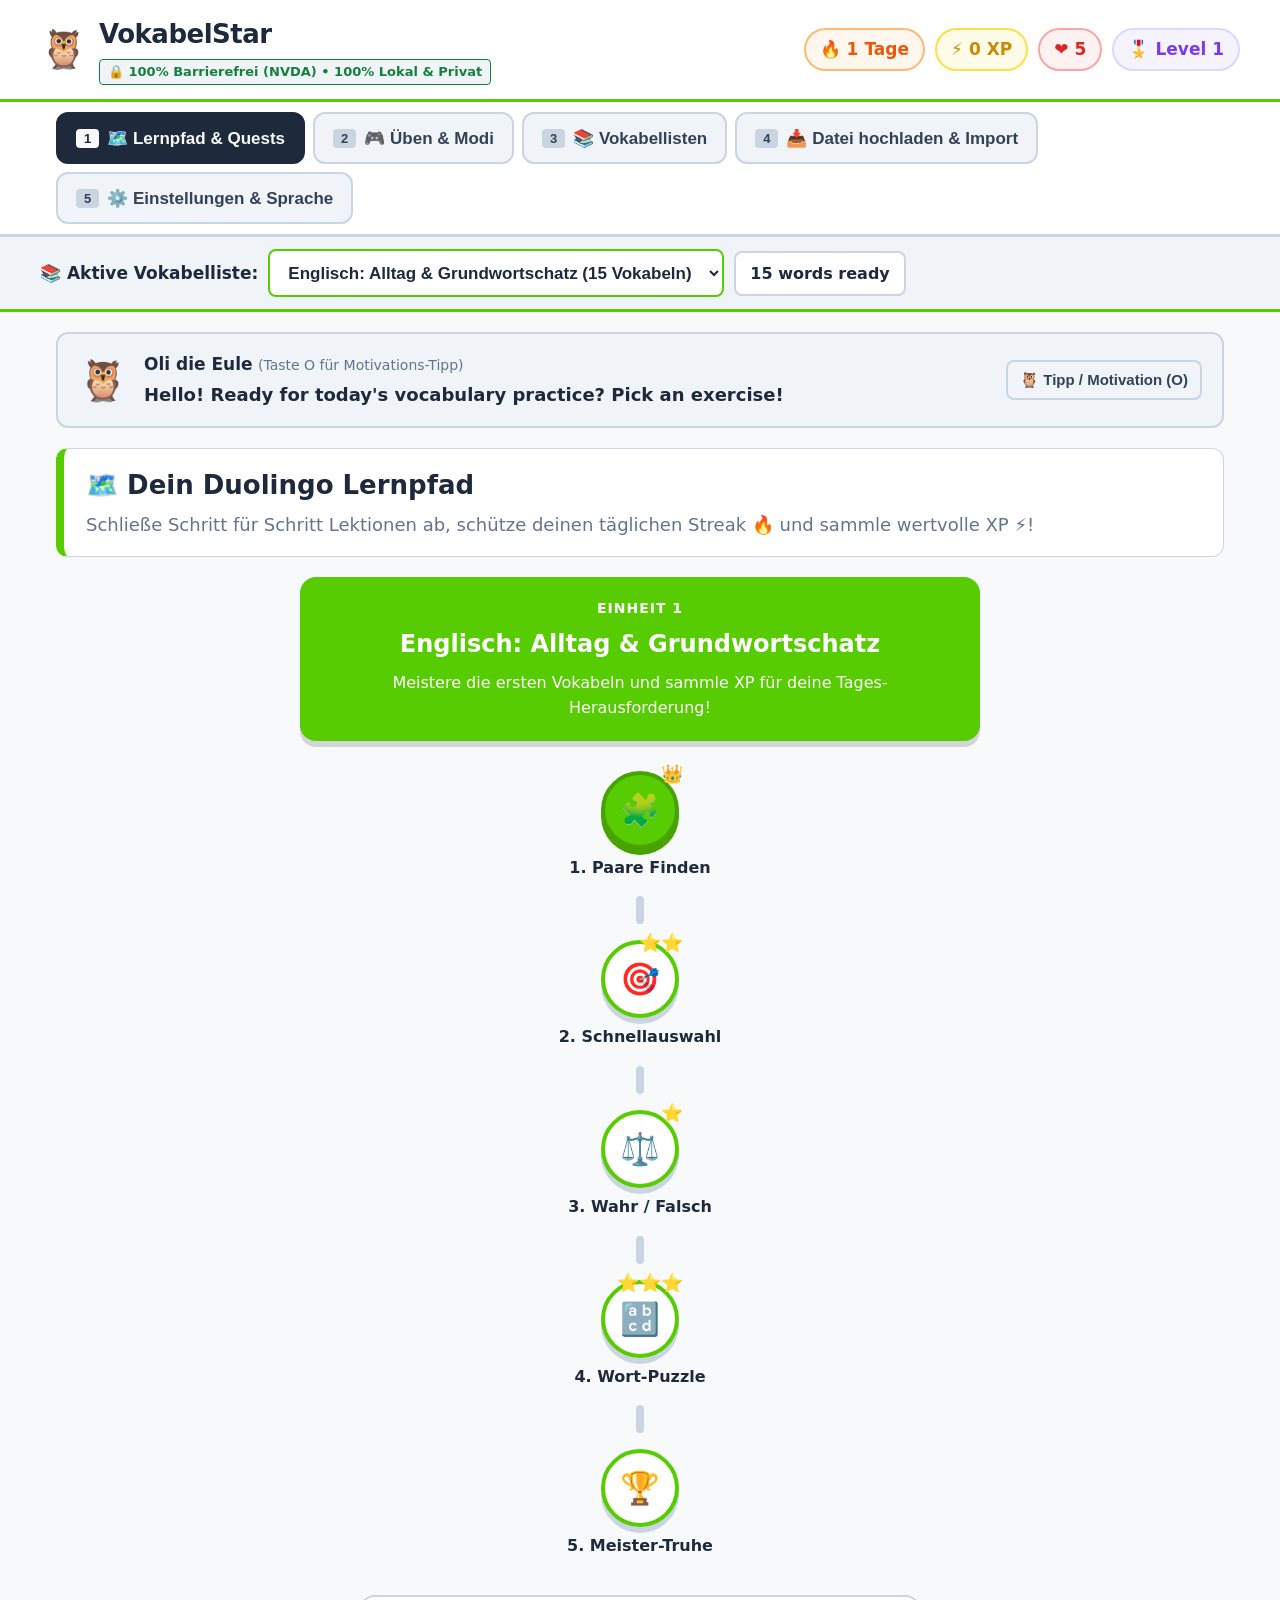
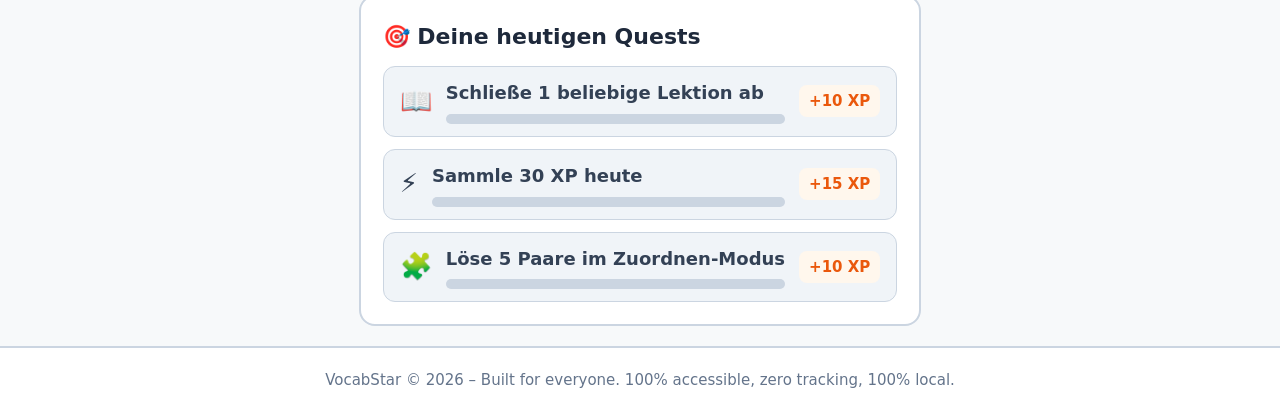
<file: index.html>
<!DOCTYPE html>
<html lang="de">
<head>
  <meta charset="UTF-8">
  <meta name="viewport" content="width=device-width, initial-scale=1.0">
  <title>VokabelStar – Barrierefreier Vokabeltrainer wie Duolingo</title>
  <meta name="description" content="Barrierefreie Vokabel-Lern-App im Duolingo-Stil mit Streaks, XP, Lernpfad und Herzen für Blinde und Sehende. Unterstützt Word, Excel und Text-Import in jeder Sprache.">
  <link rel="icon" href="data:image/svg+xml,<svg xmlns='http://www.w3.org/2000/svg' viewBox='0 0 100 100'><text y='.9em' font-size='90'>🦉</text></svg>">
  <link rel="stylesheet" href="styles.css?v=2">
  <!-- i18n Internationalization & Device Language Detection -->
  <script src="i18n.js"></script>
  <!-- Offline Libraries for Word (.docx) and Excel (.xlsx) Import -->
  <script src="xlsx.full.min.js"></script>
  <script src="mammoth.browser.min.js"></script>
</head>
<body class="theme-duo font-normal" id="app-body">
  <!-- WCAG 2.2 Schnellsprunglinks für Tastatur- und Screenreader-Nutzer (NVDA / JAWS) -->
  <nav class="skip-links" aria-label="Schnellnavigation">
    <a href="#main-nav-tabs" class="skip-link">Zur Menüauswahl springen</a>
    <a href="#control-ribbon-bar" class="skip-link">Zur Schnellsteuerung &amp; Vokabelliste springen</a>
    <a href="#view-content-area" class="skip-link">Direkt zum Hauptinhalt springen</a>
  </nav>

  <!-- ARIA Live Regions für automatische Screenreader-Ansagen (NVDA / JAWS / TalkBack) -->
  <div id="sr-announcements" class="sr-only" aria-live="assertive" aria-atomic="true"></div>
  <div id="sr-status" class="sr-only" aria-live="polite" aria-atomic="true"></div>

  <!-- ==================== HEADER ==================== -->
  <header class="app-header" role="banner">
    <div class="header-content">
      <div class="brand">
        <span class="app-icon" aria-hidden="true">🦉</span>
        <div>
          <h1 class="brand-title">VokabelStar</h1>
          <span class="security-badge" aria-label="Status: 100% Barrierefrei und Offline">🔒 100% Barrierefrei (NVDA) • 100% Lokal &amp; Privat</span>
        </div>
      </div>

      <!-- Duolingo Gamification Stats Badges (Streak, XP, Herzen, Level) -->
      <div class="duo-stats-bar" role="region" aria-label="Spieler-Status">
        <div class="stat-pill stat-streak" id="stat-streak-badge" title="Tages-Streak (Jeden Tag eine Lektion abschließen)">
          <span class="stat-icon" aria-hidden="true">🔥</span>
          <span class="stat-value" id="display-streak-count">1</span>
          <span class="stat-unit">Tage</span>
          <span class="sr-only" id="sr-streak-text">1 Tag Streak</span>
        </div>

        <div class="stat-pill stat-xp" id="stat-xp-badge" title="Gesammelte Erfahrungspunkte (XP)">
          <span class="stat-icon" aria-hidden="true">⚡</span>
          <span class="stat-value" id="display-xp-count">0</span>
          <span class="stat-unit">XP</span>
          <span class="sr-only" id="sr-xp-text">0 Erfahrungspunkte</span>
        </div>

        <div class="stat-pill stat-hearts" id="stat-hearts-badge" title="Verbleibende Herzen / Leben">
          <span class="stat-icon" aria-hidden="true">❤️</span>
          <span class="stat-value" id="display-hearts-count">5</span>
          <span class="sr-only" id="sr-hearts-text">5 von 5 Herzen</span>
        </div>

        <div class="stat-pill stat-level" id="stat-level-badge" title="Aktuelle Lernstufe">
          <span class="stat-icon" aria-hidden="true">🎖️</span>
          <span class="stat-value" id="display-level-text">Stufe 1</span>
        </div>
      </div>
    </div>
  </header>

  <!-- ==================== HAUPTNAVIGATION (5 TABS WIE BARRIEREFREIE FINANZAPP) ==================== -->
  <nav class="nav-tabs-wrapper" aria-label="Hauptmenü" id="main-nav-tabs">
    <div class="tab-list" role="tablist">
      <button id="tab-path" class="tab-btn active" role="tab" aria-selected="true" aria-controls="panel-path" tabindex="0">
        <span class="tab-key-hint" aria-hidden="true">1</span>
        <span>🗺️ <strong>Lernpfad &amp; Quests</strong></span>
      </button>
      <button id="tab-learn" class="tab-btn" role="tab" aria-selected="false" aria-controls="panel-learn" tabindex="-1">
        <span class="tab-key-hint" aria-hidden="true">2</span>
        <span>🎮 <strong>Üben &amp; Modi</strong></span>
      </button>
      <button id="tab-vocab" class="tab-btn" role="tab" aria-selected="false" aria-controls="panel-vocab" tabindex="-1">
        <span class="tab-key-hint" aria-hidden="true">3</span>
        <span>📚 <strong>Vokabellisten</strong></span>
      </button>
      <button id="tab-import" class="tab-btn" role="tab" aria-selected="false" aria-controls="panel-import" tabindex="-1">
        <span class="tab-key-hint" aria-hidden="true">4</span>
        <span>📥 <strong>Datei hochladen &amp; Import</strong></span>
      </button>
      <button id="tab-settings" class="tab-btn" role="tab" aria-selected="false" aria-controls="panel-settings" tabindex="-1">
        <span class="tab-key-hint" aria-hidden="true">5</span>
        <span>⚙️ <strong>Einstellungen &amp; Sprache</strong></span>
      </button>
    </div>
  </nav>

  <!-- ==================== SCHNELLSTEUERUNG & AKTIVE LISTE (CONTROL RIBBON) ==================== -->
  <div class="time-picker-container" id="control-ribbon-bar" role="region" aria-label="Aktive Vokabelliste und Schnellsteuerung">
    <div class="time-picker-inner">
      <!-- Aktive Vokabelliste -->
      <div class="time-select-wrapper">
        <label for="select-quick-deck" class="time-select-label">📚 <strong>Aktive Vokabelliste:</strong></label>
        <select id="select-quick-deck" class="time-dropdown deck-select-sync" aria-label="Aktive Vokabelliste auswählen">
          <!-- Dynamically populated -->
        </select>
        <span class="today-badge deck-stats-badge-sync" id="quick-deck-count-badge">15 Vokabeln bereit</span>
      </div>
    </div>
  </div>

  <!-- ==================== HAUPTINHALT ==================== -->
  <main id="view-content-area" role="main" class="main-container">

    <!-- DUOLINGO MASCOT GREETING BANNER -->
    <aside class="mascot-card" id="mascot-bubble-area" role="complementary" aria-label="Maskottchen Oli">
      <div class="mascot-avatar" aria-hidden="true">🦉</div>
      <div class="mascot-content">
        <div class="mascot-name"><strong>Oli die Eule</strong> <span class="mascot-tip">(Taste O für Motivations-Tipp)</span></div>
        <p id="mascot-message-text" class="mascot-speech" aria-live="polite" data-i18n="mascot_greeting">
          Hallo! Bereit für deine heutige Vokabel-Lektion? Wähle eine Übung aus!
        </p>
      </div>
      <button id="btn-mascot-cheer" class="btn btn-secondary btn-sm" aria-label="Oli nach einem Tipp fragen (Taste O)">
        🦉 Tipp / Motivation (O)
      </button>
    </aside>

    <!-- ==================== REITER 1: LERNPFAD (DUOLINGO PATH) ==================== -->
    <section id="panel-path" role="tabpanel" aria-labelledby="tab-path" class="view-panel active">
      <div class="month-banner">
        <h2 class="month-banner-title">🗺️ Dein Duolingo Lernpfad</h2>
        <p class="month-banner-sub">Schließe Schritt für Schritt Lektionen ab, schütze deinen täglichen Streak 🔥 und sammle wertvolle XP ⚡!</p>
      </div>

      <!-- Duolingo Path Map -->
      <div class="duo-path-container">
        <div class="unit-header-card">
          <div class="unit-badge">Einheit 1</div>
          <h2 class="unit-title" id="unit-title-text">Grundwortschatz &amp; Basistraining</h2>
          <p class="unit-desc">Meistere die ersten Vokabeln und sammle XP für deine Tages-Herausforderung!</p>
        </div>

        <!-- Path Nodes / Stepping Stones -->
        <div class="path-nodes-flow" role="list" aria-label="Lektions-Schritte">
          <div class="path-node active" role="listitem">
            <button class="node-btn" data-mode="match" data-step="1" aria-label="Lektion 1: Paare Zuordnen. Status: Aktiv. 15 XP zu verdienen.">
              <span class="node-icon" aria-hidden="true">🧩</span>
              <span class="node-crown" aria-hidden="true">👑</span>
            </button>
            <span class="node-label">1. Paare Finden</span>
          </div>

          <div class="path-connector" aria-hidden="true"></div>

          <div class="path-node" role="listitem">
            <button class="node-btn" data-mode="quiz" data-step="2" aria-label="Lektion 2: Multiple Choice. 20 XP zu verdienen.">
              <span class="node-icon" aria-hidden="true">🎯</span>
              <span class="node-stars" aria-hidden="true">⭐⭐</span>
            </button>
            <span class="node-label">2. Schnellauswahl</span>
          </div>

          <div class="path-connector" aria-hidden="true"></div>

          <div class="path-node" role="listitem">
            <button class="node-btn" data-mode="truefalse" data-step="3" aria-label="Lektion 3: Wahr oder Falsch Blitz-Check. 15 XP.">
              <span class="node-icon" aria-hidden="true">⚖️</span>
              <span class="node-stars" aria-hidden="true">⭐</span>
            </button>
            <span class="node-label">3. Wahr / Falsch</span>
          </div>

          <div class="path-connector" aria-hidden="true"></div>

          <div class="path-node" role="listitem">
            <button class="node-btn" data-mode="scramble" data-step="4" aria-label="Lektion 4: Wort-Baukasten Puzzle. 25 XP.">
              <span class="node-icon" aria-hidden="true">🔡</span>
              <span class="node-stars" aria-hidden="true">⭐⭐⭐</span>
            </button>
            <span class="node-label">4. Wort-Puzzle</span>
          </div>

          <div class="path-connector" aria-hidden="true"></div>

          <div class="path-node chest-node" role="listitem">
            <button class="node-btn node-chest" data-mode="flashcards" data-step="5" aria-label="Meister-Truhe: Karteikarten Repetition. Große XP Belohnung!">
              <span class="node-icon" aria-hidden="true">🏆</span>
            </button>
            <span class="node-label">5. Meister-Truhe</span>
          </div>
        </div>

        <!-- Daily Quests Card -->
        <div class="section-card quests-card">
          <h3 class="section-title">🎯 Deine heutigen Quests</h3>
          <ul class="quests-list">
            <li class="quest-item">
              <span class="quest-icon" aria-hidden="true">📖</span>
              <div class="quest-info">
                <strong>Schließe 1 beliebige Lektion ab</strong>
                <div class="progress-track"><div id="quest-1-fill" class="progress-fill" style="width: 0%;"></div></div>
              </div>
              <span class="quest-reward">+10 XP</span>
            </li>
            <li class="quest-item">
              <span class="quest-icon" aria-hidden="true">⚡</span>
              <div class="quest-info">
                <strong>Sammle 30 XP heute</strong>
                <div class="progress-track"><div id="quest-2-fill" class="progress-fill" style="width: 0%;"></div></div>
              </div>
              <span class="quest-reward">+15 XP</span>
            </li>
            <li class="quest-item">
              <span class="quest-icon" aria-hidden="true">🧩</span>
              <div class="quest-info">
                <strong>Löse 5 Paare im Zuordnen-Modus</strong>
                <div class="progress-track"><div id="quest-3-fill" class="progress-fill" style="width: 0%;"></div></div>
              </div>
              <span class="quest-reward">+10 XP</span>
            </li>
          </ul>
        </div>
      </div>
    </section>

    <!-- ==================== REITER 2: ÜBEN & FREIE MODI ==================== -->
    <section id="panel-learn" role="tabpanel" aria-labelledby="tab-learn" class="view-panel hidden">
      <div class="month-banner">
        <h2 class="month-banner-title">🎮 Freie Übungen &amp; Spielmodi</h2>
        <p class="month-banner-sub">Vielfältige Übungen ohne Tippen! Wähle frei aus barrierefreien Modi zum schnellen Trainieren.</p>
      </div>

      <!-- Quick Toggle & Filter Bar for Practice Modes -->
      <div class="practice-controls-ribbon" style="display: flex; align-items: center; justify-content: space-between; flex-wrap: wrap; gap: 12px; margin-bottom: 20px; padding: 12px 18px; background: var(--bg-surface); border: 2px solid var(--border-subtle); border-radius: var(--radius-md);">
        <div style="display: flex; align-items: center; gap: 10px;">
          <span style="font-size: 20px;" aria-hidden="true">💡</span>
          <span><strong>Barrierefreies Lernen:</strong> Alle Standard-Übungen funktionieren komplett ohne Tippen.</span>
        </div>
        <div class="form-check-group" style="display: flex; align-items: center; gap: 8px;">
          <input type="checkbox" id="check-quick-typing" class="check-typing-sync">
          <label for="check-quick-typing"><strong>✍️ Schreibübungen erlauben / anzeigen</strong></label>
        </div>
      </div>

      <!-- Mode Selection Grid -->
      <div id="mode-selection-area" class="mode-selection-container">
        <div class="mode-cards-grid" role="list">
          <!-- Modus 1: Zuordnen / Paare -->
          <div class="mode-card" role="listitem">
            <div class="mode-icon" aria-hidden="true">🧩</div>
            <h3 data-i18n="mode_1_title">1. Paare Zuordnen (Match)</h3>
            <p data-i18n="mode_1_desc">Finde passende Begriffspaare. Wähle erst das linke Wort und dann die richtige Übersetzung.</p>
            <button class="btn btn-primary btn-start-mode" data-mode="match" aria-label="Modus 1 starten: Paare Zuordnen">
              <span data-i18n="btn_start_mode">Modus Starten</span>
            </button>
          </div>

          <!-- Modus 2: Multiple Choice -->
          <div class="mode-card" role="listitem">
            <div class="mode-icon" aria-hidden="true">🎯</div>
            <h3 data-i18n="mode_2_title">2. Multiple-Choice (4 Optionen)</h3>
            <p data-i18n="mode_2_desc">Ein Wort wird vorgegeben. Wähle mit den Zifferntasten 1 bis 4 blitzschnell die richtige Übersetzung.</p>
            <button class="btn btn-primary btn-start-mode" data-mode="quiz" aria-label="Modus 2 starten: Multiple Choice mit Tasten 1 bis 4">
              <span data-i18n="btn_start_mode">Modus Starten</span>
            </button>
          </div>

          <!-- Modus 3: Hör-Auswahl (NEU: Pure Audio Comprehension) -->
          <div class="mode-card" role="listitem">
            <div class="mode-icon" aria-hidden="true">🎧</div>
            <h3>3. Hör-Auswahl (Listen &amp; Pick)</h3>
            <p>Höre das englische Wort laut gesprochen und wähle aus 4 deutschen Bedeutungen. Ideal für Gehör &amp; Aussprache ohne Textzwang!</p>
            <button class="btn btn-primary btn-start-mode" data-mode="audio_quiz" aria-label="Modus 3 starten: Hör-Auswahl Listen and Pick">
              <span data-i18n="btn_start_mode">Modus Starten</span>
            </button>
          </div>

          <!-- Modus 4: Wahr oder Falsch -->
          <div class="mode-card" role="listitem">
            <div class="mode-icon" aria-hidden="true">⚖️</div>
            <h3 data-i18n="mode_3_title">4. Wahr oder Falsch</h3>
            <p data-i18n="mode_3_desc">Schnell-Check: Stimmt das gezeigte Begriffspaar? Entscheide mit Ja (Taste J) oder Nein (Taste N).</p>
            <button class="btn btn-primary btn-start-mode" data-mode="truefalse" aria-label="Modus 4 starten: Wahr oder Falsch mit Ja oder Nein">
              <span data-i18n="btn_start_mode">Modus Starten</span>
            </button>
          </div>

          <!-- Modus 5: Karteikarten -->
          <div class="mode-card" role="listitem">
            <div class="mode-icon" aria-hidden="true">🗂️</div>
            <h3 data-i18n="mode_4_title">5. Barrierefreie Karteikarten</h3>
            <p data-i18n="mode_4_desc">Wort anhören/lesen, mit Leertaste umdrehen, danach als gewusst oder noch üben markieren.</p>
            <button class="btn btn-primary btn-start-mode" data-mode="flashcards" aria-label="Modus 5 starten: Karteikarten">
              <span data-i18n="btn_start_mode">Modus Starten</span>
            </button>
          </div>

          <!-- Modus 6: Buchstaben-Puzzeln -->
          <div class="mode-card" role="listitem">
            <div class="mode-icon" aria-hidden="true">🔡</div>
            <h3 data-i18n="mode_5_title">6. Wort-Baukasten (Puzzeln)</h3>
            <p data-i18n="mode_5_desc">Bringe durcheinandergewürfelte Buchstaben oder Silben per Klick oder Zifferntaste in die richtige Reihenfolge.</p>
            <button class="btn btn-primary btn-start-mode" data-mode="scramble" aria-label="Modus 6 starten: Wort-Baukasten">
              <span data-i18n="btn_start_mode">Modus Starten</span>
            </button>
          </div>

          <!-- Modus 7: Schreib-Training (KANN ABGESTELLT WERDEN) -->
          <div class="mode-card typing-mode-card" id="card-mode-typing" role="listitem">
            <div class="mode-icon" aria-hidden="true">✍️</div>
            <h3>7. Schreib-Training &amp; Diktat</h3>
            <p>Lies oder höre den Begriff und tippe das englische Wort per Tastatur. Kann jederzeit abgestellt und übersprungen werden!</p>
            <button class="btn btn-primary btn-start-mode" data-mode="typing" aria-label="Modus 7 starten: Schreib-Training und Diktat">
              <span data-i18n="btn_start_mode">Modus Starten</span>
            </button>
          </div>
        </div>
      </div>

      <!-- Active Game Arena (When Game is Running) -->
      <div id="game-arena" class="game-arena-container hidden" role="region" aria-label="Lern-Übungsbereich">
        <!-- Game Topbar: Progress, Pronounce button, Back button -->
        <div class="game-header-bar">
          <button id="btn-exit-game" class="btn btn-secondary" aria-label="Übung beenden und zurück zur Modusauswahl (Escape)">
            ⬅ Zurück (Esc)
          </button>
          <div class="game-progress-wrapper" role="progressbar" aria-valuemin="0" aria-valuemax="100" aria-valuenow="0" id="game-progress-bar">
            <span id="game-progress-text">Aufgabe 1 von 10</span>
            <div class="progress-track"><div id="progress-fill" class="progress-fill" style="width: 10%;"></div></div>
          </div>
          <button id="btn-audio-repeat" class="btn btn-action" aria-label="Vokabel laut aussprechen (Taste R)">
            <span aria-hidden="true">🗣️</span> Aussprechen (R)
          </button>
        </div>

        <!-- Dynamic Game Content Container -->
        <div id="game-dynamic-content" class="game-content-box">
          <!-- Game screens injected here dynamically -->
        </div>

        <!-- Live Feedback Banner (Visible + Screenreader Accessible) -->
        <div id="game-feedback-banner" class="feedback-banner hidden" role="alert" aria-live="assertive">
          <!-- e.g. "Richtig! Gut gemacht." -->
        </div>
      </div>
    </section>

    <!-- ==================== REITER 3: VOKABELLISTEN VERWALTEN ==================== -->
    <section id="panel-vocab" role="tabpanel" aria-labelledby="tab-vocab" class="view-panel hidden">
      <div class="month-banner">
        <h2 class="month-banner-title">📚 Deine Vokabellisten &amp; Sammlungen</h2>
        <p class="month-banner-sub">Übersicht aller Vokabeln, Suchfunktion, Wort-Eingabe und Excel-Export.</p>
      </div>

      <div class="section-card">
        <div class="card-header-flex">
          <h3 class="section-title">Aktionen für die aktive Liste</h3>
          <div class="panel-actions">
            <button id="btn-create-deck" class="btn btn-primary">➕ Neue leere Liste erstellen</button>
            <button id="btn-swap-deck-cols" class="btn btn-secondary" aria-label="Spalten tauschen: Deutsch und Englisch vertauschen">🔄 Spalten tauschen (Deutsch ↔ Englisch)</button>
            <button id="btn-export-deck-xlsx" class="btn btn-secondary">📊 Liste als Excel exportieren</button>
          </div>
        </div>
      </div>

      <!-- New Vocab Item Inline Form -->
      <div class="section-card form-card">
        <h3 class="section-title">✏️ Schnell neues Wort zur aktiven Liste hinzufügen</h3>
        <form id="form-add-word" class="grid-form">
          <div class="form-group">
            <label for="input-word-source"><strong>Wort / Begriff (Deutsch):</strong></label>
            <input type="text" id="input-word-source" class="form-input" required placeholder="z. B. Apfel">
          </div>
          <div class="form-group">
            <label for="input-word-target"><strong>Übersetzung (Englisch / Lernwort):</strong></label>
            <input type="text" id="input-word-target" class="form-input" required placeholder="z. B. apple">
          </div>
          <div class="form-group">
            <label for="input-word-note"><strong>Hinweis / Beispielsatz (optional):</strong></label>
            <input type="text" id="input-word-note" class="form-input" placeholder="z. B. I eat an apple">
          </div>
          <div class="form-actions" style="margin-top: 10px;">
            <button type="submit" class="btn btn-success btn-large">
              <span>➕ <strong>Wort zur Liste hinzufügen</strong></span>
            </button>
          </div>
        </form>
      </div>

      <!-- Vocab Table for Active Deck -->
      <div class="section-card table-card">
        <div class="card-header-flex">
          <h3 id="current-deck-title" class="section-title">Vokabeln der aktiven Liste</h3>
          <input type="search" id="input-search-vocab" class="form-input search-input" placeholder="In dieser Liste suchen..." aria-label="In Vokabelliste suchen" style="max-width: 320px;">
        </div>
        <div class="table-responsive">
          <table class="vocab-table" aria-describedby="current-deck-title">
            <thead>
              <tr>
                <th scope="col" style="width: 30%;">Begriff (Deutsch)</th>
                <th scope="col" style="width: 30%;">Übersetzung (Englisch mit Audio 🗣️)</th>
                <th scope="col" style="width: 20%;">Hinweis</th>
                <th scope="col" style="width: 10%;">Lernstufe</th>
                <th scope="col" style="width: 10%;">Aktionen</th>
              </tr>
            </thead>
            <tbody id="vocab-table-body">
              <!-- Dynamically populated -->
            </tbody>
          </table>
        </div>
      </div>
    </section>

    <!-- ==================== REITER 4: DATEI HOCHLADEN & IMPORT ==================== -->
    <section id="panel-import" role="tabpanel" aria-labelledby="tab-import" class="view-panel hidden">
      <div class="month-banner">
        <h2 class="month-banner-title">📥 Dokumente &amp; Vokabeldateien importieren</h2>
        <p class="month-banner-sub">Lade fertige Vokabellisten aus Word-Dateien (.docx), Excel (.xlsx, .xls), CSV oder Textdateien mit 1 Klick hoch.</p>
      </div>

      <!-- Upload Hub Card -->
      <div class="section-card upload-suite-card">
        <h3 class="section-title">📂 Vokabel-Datei auswählen oder hineinziehen</h3>
        <p style="margin-bottom: 16px;">Wähle eine fertige Vokabelliste von deinem Computer oder Smartphone aus:</p>

        <!-- 1. Direkter, zuverlässiger Upload-Button -->
        <div class="upload-top-action" style="margin-bottom: 20px;">
          <label for="file-input-control" class="btn btn-primary btn-large upload-trigger-btn" tabindex="0" role="button" aria-label="Datei vom Computer auswählen: Word, Excel, CSV oder Text">
            <span style="font-size: 24px;" aria-hidden="true">📂</span>
            <span><strong>Datei vom Computer auswählen (.docx, .xlsx, .csv, .txt)</strong></span>
            <input type="file" id="file-input-control" class="file-input-sync" accept=".xlsx,.xls,.docx,.csv,.tsv,.txt" style="display: none;">
          </label>
        </div>

        <!-- 2. Drag & Drop Zone -->
        <div id="drop-zone-main" class="drop-zone file-drop-zone-sync" tabindex="0" role="region" aria-label="Dateien hierher ziehen oder Enter / Leertaste drücken zum Auswählen">
          <div class="drop-icon" aria-hidden="true">📥</div>
          <p class="drop-title"><strong>Oder Datei per Drag &amp; Drop hier ablegen</strong></p>
          <p class="drop-sub">Klicke hier oder ziehe deine Datei direkt in dieses Feld</p>
        </div>

        <!-- Unterstützte Dateiformate Übersicht -->
        <div class="format-badges-row" aria-label="Unterstützte Dateitypen" style="display: flex; flex-wrap: wrap; gap: 8px; margin-top: 18px;">
          <span class="format-badge">📘 <strong>Word (.docx):</strong> Tabellen &amp; Listen</span>
          <span class="format-badge">📗 <strong>Excel (.xlsx, .xls):</strong> Tabellenblätter</span>
          <span class="format-badge">📙 <strong>CSV / TSV:</strong> Semikolon-, Komma- &amp; Tab-getrennt</span>
          <span class="format-badge">📄 <strong>Text (.txt):</strong> Jede Zeile mit <code>=</code> oder <code>-</code> (z.B. Hund = dog)</span>
        </div>

        <!-- 3. Direkte Zwischenablage / Text einfügen -->
        <div class="accessible-accordion" style="margin-top: 24px;">
          <details>
            <summary class="accordion-summary">
              <span>📋 <strong>Alternative: Vokabeln als Text hineinkopieren (Zwischenablage)</strong></span>
            </summary>
            <div class="accordion-content">
              <label for="textarea-paste-import"><strong>Vokabelzeilen einfügen:</strong></label>
              <p class="help-text">Erkennt Zeilen mit Gleichheitszeichen, Bindestrich oder Tabulator (z. B. <code>Hund = dog</code> oder <code>Katze - cat</code>):</p>
              <textarea id="textarea-paste-import" class="form-textarea textarea-paste-sync" rows="5" placeholder="Haus = house&#10;Buch = book&#10;Schule = school"></textarea>
              <div style="margin-top: 10px;">
                <button type="button" id="btn-parse-pasted-text" class="btn btn-secondary btn-parse-sync">
                  <span>📋 <strong>Eingefügten Text jetzt auslesen &amp; prüfen</strong></span>
                </button>
              </div>
            </div>
          </details>
        </div>
      </div>

      <!-- Import Loading Status -->
      <div id="import-loading-indicator" class="section-card loading-box hidden" role="status" aria-live="assertive">
        <div class="spinner" aria-hidden="true" style="font-size: 32px; margin-bottom: 8px;">⏳</div>
        <strong>Datei wird gelesen und geprüft... Bitte einen kurzen Moment Geduld.</strong>
      </div>

      <!-- Import Preview Card (Visible once file/text parsed) -->
      <div id="import-preview-card" class="section-card preview-card hidden" role="region" aria-label="Import-Vorschau">
        <div class="card-header-flex">
          <div>
            <h3 id="import-preview-heading" class="section-title">✅ Vorschau der erkannten Vokabeln</h3>
            <p id="import-summary-text" class="stat-big-val" aria-live="polite">Es wurden 0 Vokabelpaare gefunden.</p>
          </div>
        </div>

        <div class="import-options-grid" style="display: grid; grid-template-columns: repeat(auto-fit, minmax(260px, 1fr)); gap: 16px; margin: 16px 0;">
          <div class="form-group">
            <label for="import-target-deck-name"><strong>Name der Zielliste:</strong></label>
            <input type="text" id="import-target-deck-name" class="form-input" value="Neue importierte Liste">
          </div>
          <div class="form-group">
            <label for="import-mode-select"><strong>Aktion beim Speichern:</strong></label>
            <select id="import-mode-select" class="form-select">
              <option value="new">Als neue eigene Liste anlegen</option>
              <option value="append">An die derzeit aktive Liste anhängen</option>
            </select>
          </div>
          <div class="form-group form-check-group" style="display: flex; align-items: center; gap: 8px; margin-top: 24px;">
            <input type="checkbox" id="import-swap-cols">
            <label for="import-swap-cols"><strong>Spalten vertauschen (Deutsch ↔ Fremdsprache)</strong></label>
          </div>
        </div>

        <div class="table-responsive preview-table-container">
          <table class="vocab-table">
            <thead>
              <tr>
                <th scope="col" style="width: 10%;">Nr.</th>
                <th scope="col" style="width: 40%;">Wort / Begriff</th>
                <th scope="col" style="width: 40%;">Übersetzung</th>
                <th scope="col" style="width: 10%;">Zusatzinfo</th>
              </tr>
            </thead>
            <tbody id="import-preview-body">
              <!-- Dynamically populated rows -->
            </tbody>
          </table>
        </div>

        <div class="import-confirm-actions" style="display: flex; gap: 12px; margin-top: 20px; flex-wrap: wrap;">
          <button id="btn-confirm-import" class="btn btn-success btn-large" style="flex: 2; min-height: 52px; font-size: 18px;">
            ✅ <strong>Gefundene Vokabeln jetzt dauerhaft speichern &amp; loslegen</strong>
          </button>
          <button id="btn-cancel-import" class="btn btn-secondary" style="flex: 1; min-height: 52px;">
            ❌ Abbrechen
          </button>
        </div>
      </div>
    </section>

    <!-- ==================== REITER 5: EINSTELLUNGEN & SPRACHE ==================== -->
    <section id="panel-settings" role="tabpanel" aria-labelledby="tab-settings" class="view-panel hidden">
      <div class="month-banner">
        <h2 class="month-banner-title">⚙️ Einstellungen, Vokabel-Upload &amp; Barrierefreiheit</h2>
        <p class="month-banner-sub">Passe die App-Sprache, Duolingo-Herzen, Vorlesestimme, Schriftgrößen und Themes an.</p>
      </div>

      <!-- 1. ZENTRALE SCHNELL-EINSTELLUNGEN -->
      <div class="section-card quick-settings-card" role="region" aria-label="Zentrale Schnell-Einstellungen">
        <h3 class="section-title">⚡ Zentrale Schnell-Einstellungen</h3>
        <p class="help-text">Schalte hier mit einem Klick deine Sprache, Töne, Aussprache und Kontrast um:</p>
        <div class="quick-settings-row">
          <!-- Sprache wählen -->
          <div class="quick-setting-col">
            <label for="select-settings-quick-lang"><strong>🌍 Sprache wählen:</strong></label>
            <select id="select-settings-quick-lang" class="form-select select-ui-lang-sync" aria-label="Sprache in den Einstellungen wählen">
              <option value="auto">📱 System-Sprache (Gerät)</option>
              <option value="de">🇩🇪 Deutsch</option>
              <option value="en">🇬🇧 English</option>
              <option value="es">🇪🇸 Español</option>
              <option value="fr">🇫🇷 Français</option>
              <option value="it">🇮🇹 Italiano</option>
              <option value="pt">🇵🇹 Português</option>
              <option value="tr">🇹🇷 Türkçe</option>
              <option value="pl">🇵🇱 Polski</option>
              <option value="uk">🇺🇦 Українська</option>
              <option value="ru">🇷🇺 Русский</option>
              <option value="ar">🇸🇦 العربية</option>
            </select>
          </div>

          <!-- Sound Ein/Aus -->
          <div class="quick-setting-col">
            <label><strong>🔊 Sound / Töne:</strong></label>
            <button id="btn-settings-toggle-sound" class="btn btn-secondary btn-full-toggle">
              <span class="ctrl-icon" aria-hidden="true">🔊</span>
              <span class="ctrl-text">Sound: Ein</span>
            </button>
          </div>

          <!-- Aussprache Ein/Aus -->
          <div class="quick-setting-col">
            <label><strong>🗣️ Vorlese-Aussprache:</strong></label>
            <button id="btn-settings-toggle-speech" class="btn btn-secondary btn-full-toggle">
              <span class="ctrl-icon" aria-hidden="true">🗣️</span>
              <span class="ctrl-text">Aussprache: Ein</span>
            </button>
          </div>

          <!-- Kontrast Standard/Hoch -->
          <div class="quick-setting-col">
            <label><strong>🌓 Kontrast-Modus:</strong></label>
            <button id="btn-settings-toggle-contrast" class="btn btn-secondary btn-full-toggle">
              <span class="ctrl-icon" aria-hidden="true">🌓</span>
              <span class="ctrl-text">Kontrast: Standard</span>
            </button>
          </div>
        </div>
      </div>

      <!-- 2. VOKABEL-UPLOAD DIREKT IN DEN EINSTELLUNGEN -->
      <div class="section-card upload-suite-card">
        <h3 class="section-title">📥 Schneller Vokabel-Upload (Word, Excel &amp; Text)</h3>
        <p style="margin-bottom: 14px;">Lade direkt hier deine Vokabeldateien hoch oder füge Textzeilen ein:</p>
        
        <div class="upload-top-action" style="margin-bottom: 16px;">
          <label for="file-input-settings" class="btn btn-primary btn-large upload-trigger-btn" tabindex="0" role="button" aria-label="Datei auswählen: Word, Excel, CSV oder Text">
            <span style="font-size: 24px;" aria-hidden="true">📂</span>
            <span><strong>Datei vom Computer auswählen (.docx, .xlsx, .csv, .txt)</strong></span>
            <input type="file" id="file-input-settings" class="file-input-sync" accept=".xlsx,.xls,.docx,.csv,.tsv,.txt" style="display: none;">
          </label>
        </div>

        <div class="drop-zone file-drop-zone-sync" tabindex="0" role="region" aria-label="Word- oder Excel-Datei hierher ziehen">
          <div class="drop-icon" aria-hidden="true">📂</div>
          <p class="drop-title"><strong>Datei hier ablegen oder durchsuchen</strong></p>
          <p class="drop-sub">Word (.docx), Excel (.xlsx), CSV, TXT</p>
        </div>

        <div style="margin-top: 16px;">
          <label for="textarea-quick-paste"><strong>Oder Vokabeln hier schnell hineinkopieren:</strong></label>
          <textarea id="textarea-quick-paste" class="form-textarea textarea-paste-sync" rows="4" placeholder="Apfel = apple&#10;Milch = milk&#10;Wasser = water"></textarea>
          <div style="margin-top: 10px;">
            <button type="button" id="btn-parse-quick-paste" class="btn btn-secondary btn-parse-sync">
              <span>📋 <strong>Inhalte einlesen &amp; prüfen</strong></span>
            </button>
          </div>
        </div>
      </div>

      <!-- 3. DUOLINGO GAMEPLAY & HERZEN -->
      <div class="section-card">
        <h3 class="section-title" data-i18n="sec_gameplay">🎮 Duolingo-Spielmodus &amp; Herzen</h3>
        <div class="form-group form-check-group" style="display: flex; align-items: center; gap: 8px;">
          <input type="checkbox" id="check-unlimited-hearts">
          <label for="check-unlimited-hearts"><strong data-i18n="chk_unlimited_hearts">Unbegrenzte Herzen aktivieren (entspanntes Lernen)</strong></label>
        </div>
        <p class="help-text">Bei deaktivierten unbegrenzten Herzen hast du 5 Herzen. Falsche Antworten ziehen ein Herz ab. Ideal für gezielten Nervenkitzel!</p>

        <!-- NEU: Schreibübungen komplett ein- oder ausstellen -->
        <div class="form-group form-check-group" style="display: flex; align-items: center; gap: 8px; margin-top: 14px; padding-top: 12px; border-top: 1px solid var(--border-subtle);">
          <input type="checkbox" id="check-enable-typing" class="check-typing-sync">
          <label for="check-enable-typing"><strong>✍️ Schreibübungen aktivieren (Tastatur-Tippen &amp; Diktat)</strong></label>
        </div>
        <p class="help-text">Standardmäßig ausgestellt. Wenn deaktiviert, erscheinen ausschließlich Übungen ohne Tippen (Zuordnen, Multiple-Choice, Hörverstehen, Karteikarten). Du kannst diese Option jederzeit ein- oder abstellen.</p>

        <div class="form-group" style="margin-top: 1rem;">
          <button id="btn-refill-hearts" class="btn btn-success btn-sm">❤️ Herzen jetzt wieder auf 5 auffüllen</button>
        </div>
      </div>

      <!-- 4. BARRIEREFREIHEIT & VISUELLES DESIGN -->
      <div class="section-card">
        <h3 class="section-title" data-i18n="sec_accessibility">♿ Ansicht &amp; Barrierefreiheit</h3>
        <div style="display: grid; grid-template-columns: repeat(auto-fit, minmax(260px, 1fr)); gap: 16px;">
          <div class="form-group">
            <label for="select-font-size" data-i18n="font_size_label"><strong>Schriftgröße:</strong></label>
            <select id="select-font-size" class="form-select">
              <option value="normal" data-i18n="font_size_normal">Standard (18px)</option>
              <option value="large" data-i18n="font_size_large">Groß (22px)</option>
              <option value="xlarge" data-i18n="font_size_xlarge">Sehr groß (26px)</option>
            </select>
          </div>

          <div class="form-group">
            <label for="select-theme" data-i18n="theme_label"><strong>Farbschema / Theme:</strong></label>
            <select id="select-theme" class="form-select">
              <option value="theme-duo" data-i18n="theme_duo">Duolingo Grün (Frisch)</option>
              <option value="theme-light">Hell &amp; Blau (Wie Barrierefreie FinanzApp)</option>
              <option value="theme-dark">Dunkel (Slate Navy)</option>
              <option value="theme-high-contrast" data-i18n="theme_high_contrast">Gelb auf Schwarz (Maximaler Kontrast für Sehbehinderte)</option>
            </select>
          </div>
        </div>
      </div>

      <!-- 5. SPRACHAUSGABE & STIMME -->
      <div class="section-card">
        <h3 class="section-title" data-i18n="sec_tts">🗣️ Sprachausgabe (Aussprache)</h3>
        
        <!-- Status-Badge für echte Sprachausgabe -->
        <div id="tts-voice-status-box" style="padding: 14px 18px; background: rgba(88, 204, 2, 0.1); border: 2px solid var(--accent, #58cc02); border-radius: 12px; margin-bottom: 16px;">
          <div style="display: flex; align-items: center; gap: 10px; margin-bottom: 6px;">
            <span style="font-size: 26px;" aria-hidden="true">🇺🇸</span>
            <div id="tts-voice-status-badge" style="font-size: 1.05rem; color: var(--text-main);">
              <strong>Aktiv: 🇺🇸 Microsoft Zira Desktop (Echte englische US-Systemstimme – 100% lokal &amp; nativ)</strong>
            </div>
          </div>
          <p style="margin: 0; font-size: 0.92rem; color: var(--text-subtle);">
            Englische Vokabeln werden automatisch mit echter amerikanischer Muttersprachler-Aussprache vorgelesen (ohne deutschen Akzent).
          </p>
        </div>

        <div style="display: grid; grid-template-columns: repeat(auto-fit, minmax(260px, 1fr)); gap: 16px;">
          <div class="form-group">
            <label for="select-tts-voice" data-i18n="pref_voice"><strong>Bevorzugte Stimme / Modus:</strong></label>
            <select id="select-tts-voice" class="form-select"></select>
          </div>
          <div class="form-group">
            <label for="range-tts-rate"><strong><span data-i18n="speech_rate">Sprechgeschwindigkeit:</span> <span id="tts-rate-label">Normal (1.0x)</span></strong></label>
            <input type="range" id="range-tts-rate" min="0.5" max="1.8" step="0.1" value="1.0" class="form-range" style="width: 100%;">
          </div>
        </div>
        <div class="form-group" style="margin-top: 14px; display: flex; gap: 12px; flex-wrap: wrap;">
          <button id="btn-test-voice-en" type="button" class="btn btn-secondary">
            <span>🗣️ 🇺🇸 Echtes Englisch testen ("Welcome to your vocabulary trainer!")</span>
          </button>
          <button id="btn-test-voice-de" type="button" class="btn btn-secondary">
            <span>🗣️ 🇩🇪 Deutsch testen ("Willkommen beim Vokabel-Trainer!")</span>
          </button>
        </div>
      </div>

      <!-- 6. SOUND-FEEDBACK & SIGNALTÖNE -->
      <div class="section-card">
        <h3 class="section-title" data-i18n="sec_audio">🔔 Akustisches Feedback &amp; Sounds</h3>
        <div class="form-group form-check-group" style="display: flex; align-items: center; gap: 8px;">
          <input type="checkbox" id="check-earcons" checked>
          <label for="check-earcons" data-i18n="chk_earcons">Synthetische Signal-Töne für Treffer, Fehler und Abschlüsse abspielen</label>
        </div>
        <div class="form-group form-check-group" style="display: flex; align-items: center; gap: 8px; margin-top: 8px;">
          <input type="checkbox" id="check-auto-pronounce" checked>
          <label for="check-auto-pronounce" data-i18n="chk_auto_pronounce">Neue Vokabel bei jeder Aufgabe automatisch vorlesen</label>
        </div>
        <div class="form-group" style="margin-top: 14px; max-width: 380px;">
          <label for="range-sound-volume"><strong><span data-i18n="sound_vol">Lautstärke der Töne:</span> <span id="sound-vol-label">80%</span></strong></label>
          <input type="range" id="range-sound-volume" min="0" max="1" step="0.1" value="0.8" class="form-range" style="width: 100%;">
        </div>
      </div>

      <!-- 7. SHORTCUTS HILFE -->
      <div class="section-card full-width">
        <h3 class="section-title" data-i18n="sec_shortcuts">⌨️ Tastatur-Schnellzugriffe (Shortcuts)</h3>
        <div class="shortcuts-grid">
          <div class="shortcut-item"><kbd>1</kbd> bis <kbd>5</kbd><span>Tabs wechseln (Lernpfad, Üben, Listen, Import, Einstellungen)</span></div>
          <div class="shortcut-item"><kbd>1</kbd>, <kbd>2</kbd>, <kbd>3</kbd>, <kbd>4</kbd><span>Antwort im Multiple-Choice-Modus oder Karteikarten-Bewertung</span></div>
          <div class="shortcut-item"><kbd>J</kbd> / <kbd>N</kbd><span>Ja oder Nein im Wahr/Falsch-Modus</span></div>
          <div class="shortcut-item"><kbd>Leertaste</kbd><span>Karte umdrehen / Auswahl bestätigen</span></div>
          <div class="shortcut-item"><kbd>R</kbd><span>Aktuelles Wort erneut aussprechen</span></div>
          <div class="shortcut-item"><kbd>O</kbd><span>Maskottchen Oli um Tipp bitten</span></div>
          <div class="shortcut-item"><kbd>Esc</kbd><span>Laufende Übung abbrechen &amp; zurückkehren</span></div>
          <div class="shortcut-item"><kbd>Alt + S</kbd><span>Töne ein-/ausschalten</span></div>
          <div class="shortcut-item"><kbd>Alt + V</kbd><span>Aussprache ein-/ausschalten</span></div>
          <div class="shortcut-item"><kbd>Alt + K</kbd><span>Hohen Kontrast umschalten</span></div>
        </div>
      </div>

      <!-- 8. BACKUP & PROFIL-RESET -->
      <div class="section-card full-width">
        <h3 class="section-title" data-i18n="sec_backup">💾 Daten-Sicherung &amp; Profil-Export</h3>
        <p style="margin-bottom: 14px;">Alle deine Vokabeln, Streaks, XP und Lernstände sind sicher und privat in deinem Browser gespeichert.</p>
        <div class="panel-actions" style="display: flex; gap: 12px; flex-wrap: wrap;">
          <button id="btn-export-backup-json" class="btn btn-secondary" data-i18n="btn_export_backup">📥 Gesamtes Profil als Backup (JSON) herunterladen</button>
          <button id="btn-reset-defaults" class="btn btn-danger" data-i18n="btn_reset_defaults">⚠️ Auf Standard-Beispielsets zurücksetzen</button>
        </div>
      </div>
    </section>

  </main>

  <!-- Modal Dialog für Listen-Erstellung / Umbenennung -->
  <div id="modal-container" class="modal-backdrop hidden" role="dialog" aria-modal="true" aria-labelledby="modal-title">
    <div class="modal-dialog">
      <div class="modal-header">
        <h3 id="modal-title" data-i18n="modal_create_deck">Neue Liste erstellen</h3>
        <button id="btn-close-modal" class="btn-icon-close" aria-label="Fenster schließen (Escape)">✕</button>
      </div>
      <div class="modal-body">
        <div class="form-group">
          <label for="modal-input-deck-name" data-i18n="modal_deck_name"><strong>Name der Liste:</strong></label>
          <input type="text" id="modal-input-deck-name" class="form-input" placeholder="z. B. Englisch Kapitel 4">
        </div>
        <div class="form-group" style="margin-top: 14px;">
          <label for="modal-select-lang" data-i18n="modal_target_lang"><strong>Zielsprache (für die passende Sprachausgabe):</strong></label>
          <select id="modal-select-lang" class="form-select">
            <option value="en-US">Englisch (US / UK)</option>
            <option value="es-ES">Spanisch</option>
            <option value="fr-FR">Französisch</option>
            <option value="it-IT">Italienisch</option>
            <option value="pt-BR">Portugiesisch</option>
            <option value="tr-TR">Türkisch</option>
            <option value="pl-PL">Polnisch</option>
            <option value="uk-UA">Ukrainisch</option>
            <option value="ru-RU">Russisch</option>
            <option value="ar-SA">Arabisch</option>
            <option value="de-DE">Deutsch</option>
            <option value="auto">Automatisch erkennen</option>
          </select>
        </div>
      </div>
      <div class="modal-footer" style="margin-top: 18px; display: flex; justify-content: flex-end; gap: 10px;">
        <button id="btn-modal-cancel" class="btn btn-secondary" data-i18n="btn_cancel">Abbrechen</button>
        <button id="btn-modal-save" class="btn btn-success" data-i18n="btn_save">Speichern</button>
      </div>
    </div>
  </div>

  <footer role="contentinfo" class="app-footer">
    <p data-i18n="footer_text">VokabelStar &copy; 2026 – Für alle Menschen entwickelt. 100% barrierefrei, ohne Tracking, 100% lokal.</p>
  </footer>

  <script src="app.js?v=2"></script>
</body>
</html>
</file>
<file: styles.css>
/* ==========================================================================
   VokabelStar – Barrierefreie Stile (WCAG 2.2 AAA) & Übersichtliche Struktur
   Inspiriert von BarrierefreieFinanzApp & Duolingo Gamification
   ========================================================================== */

:root {
  --font-family: 'Segoe UI', system-ui, -apple-system, BlinkMacSystemFont, Roboto, Arial, sans-serif;
  --font-size-base: 18px;
  --font-size-lg: 22px;
  --font-size-xl: 26px;
  --font-size-hero: 36px;
  --radius-sm: 8px;
  --radius-md: 12px;
  --radius-lg: 16px;
}

/* ==================== SCHRIFTGRÖSSEN-SKALIERUNG ==================== */
body.font-normal {
  --font-size-base: 18px;
  --font-size-lg: 22px;
  --font-size-xl: 26px;
  --font-size-hero: 36px;
}

body.font-large {
  --font-size-base: 22px;
  --font-size-lg: 26px;
  --font-size-xl: 30px;
  --font-size-hero: 42px;
}

body.font-xlarge {
  --font-size-base: 26px;
  --font-size-lg: 30px;
  --font-size-xl: 36px;
  --font-size-hero: 50px;
}

/* ==================== THEMES ==================== */

/* 1. DUOLINGO GRÜN (STANDARD) */
body.theme-duo {
  --bg-primary: #F7F9FA;
  --bg-surface: #FFFFFF;
  --bg-surface-elevated: #F0F4F8;
  --bg-hover: #E2F9D8;
  --text-primary: #1E293B;
  --text-secondary: #334155;
  --text-muted: #64748B;
  --border-color: #58CC02;
  --border-subtle: #CBD5E1;
  --primary: #58CC02;
  --primary-hover: #46A302;
  --primary-light: #D7FFB8;
  --accent-income: #15803D;
  --accent-expense: #B91C1C;
  --accent-action: #1CB0F6;
  --focus-color: #1CB0F6;
  --btn-shadow: 0 4px 0 #3d8f02;
}

/* 2. HELL & BLAU (WIE BARRIEREFREIE FINANZAPP) */
body.theme-light {
  --bg-primary: #F4F7FB;
  --bg-surface: #FFFFFF;
  --bg-surface-elevated: #EAF0F8;
  --bg-hover: #D8E4F2;
  --text-primary: #0B2545;
  --text-secondary: #133E6E;
  --text-muted: #475569;
  --border-color: #133E6E;
  --border-subtle: #CBD5E1;
  --primary: #0284C7;
  --primary-hover: #0369A1;
  --primary-light: #E0F2FE;
  --accent-income: #15803D;
  --accent-expense: #B91C1C;
  --accent-action: #0284C7;
  --focus-color: #0284C7;
  --btn-shadow: 0 4px 0 #0369A1;
}

/* 3. DUNKEL-MODUS (SLATE NAVY) */
body.theme-dark {
  --bg-primary: #0B0F19;
  --bg-surface: #151D2A;
  --bg-surface-elevated: #222E42;
  --bg-hover: #31425F;
  --text-primary: #F8FAFC;
  --text-secondary: #E2E8F0;
  --text-muted: #94A3B8;
  --border-color: #475569;
  --border-subtle: #334155;
  --primary: #38BDF8;
  --primary-hover: #0284C7;
  --primary-light: #0C4A6E;
  --accent-income: #4ADE80;
  --accent-expense: #F87171;
  --accent-action: #38BDF8;
  --focus-color: #38BDF8;
  --btn-shadow: none;
}

/* 4. GELB AUF SCHWARZ (MAXIMALER KONTRAST FÜR SEHBEHINDERTE) */
body.theme-high-contrast {
  --bg-primary: #000000;
  --bg-surface: #111111;
  --bg-surface-elevated: #1F1F1F;
  --bg-hover: #2D2D2D;
  --text-primary: #FFFF00;
  --text-secondary: #FFFFFF;
  --text-muted: #D0D0D0;
  --border-color: #FFFF00;
  --border-subtle: #666666;
  --primary: #FFFF00;
  --primary-hover: #E6E600;
  --primary-light: #333300;
  --accent-income: #00FF66;
  --accent-expense: #FF4444;
  --accent-action: #00FFFF;
  --focus-color: #FFFF00;
  --btn-shadow: none;
}

body.theme-high-contrast button,
body.theme-high-contrast input,
body.theme-high-contrast select,
body.theme-high-contrast textarea,
body.theme-high-contrast .section-card,
body.theme-high-contrast .mode-card,
body.theme-high-contrast .match-tile,
body.theme-high-contrast .stat-pill,
body.theme-high-contrast .node-btn,
body.theme-high-contrast .tab-btn {
  border: 2px solid #FFFF00 !important;
}

body.theme-high-contrast .btn-primary,
body.theme-high-contrast .btn-time-today,
body.theme-high-contrast .tab-btn.active {
  background-color: #FFFF00 !important;
  color: #000000 !important;
  font-weight: 900 !important;
}

body.theme-high-contrast .btn-success {
  background-color: #00FF66 !important;
  color: #000000 !important;
  font-weight: 900 !important;
}

/* ==================== BASIS & RESET ==================== */
*, *::before, *::after {
  box-sizing: border-box;
  margin: 0;
  padding: 0;
}

body {
  font-family: var(--font-family);
  font-size: var(--font-size-base);
  line-height: 1.6;
  background-color: var(--bg-primary);
  color: var(--text-secondary);
  min-height: 100vh;
  display: flex;
  flex-direction: column;
}

/* Screenreader Only (Unsichtbar, aber von NVDA/TalkBack lesbar) */
.sr-only {
  position: absolute !important;
  width: 1px !important;
  height: 1px !important;
  padding: 0 !important;
  margin: -1px !important;
  overflow: hidden !important;
  clip: rect(0, 0, 0, 0) !important;
  white-space: nowrap !important;
  border: 0 !important;
}

.hidden {
  display: none !important;
}

/* WCAG 2.2 Universeller Tastaturfokus */
*:focus-visible {
  outline: 4px solid var(--focus-color) !important;
  outline-offset: 3px !important;
}

/* ==================== WCAG SCHNELLSPRUNG-LINKS ==================== */
.skip-links {
  position: fixed;
  top: 0;
  left: 0;
  z-index: 99999;
}

.skip-link {
  position: fixed;
  left: 10px;
  background: var(--text-primary);
  color: var(--bg-primary);
  padding: 12px 20px;
  font-weight: bold;
  font-size: 18px;
  text-decoration: none;
  border: 3px solid var(--border-color);
  border-radius: var(--radius-sm);
  z-index: 99999;
}

.skip-link:not(:focus) {
  position: absolute !important;
  width: 1px !important;
  height: 1px !important;
  padding: 0 !important;
  margin: -1px !important;
  overflow: hidden !important;
  clip: rect(0, 0, 0, 0) !important;
  white-space: nowrap !important;
  border: 0 !important;
}

.skip-link:focus {
  top: 10px !important;
  outline: 4px solid var(--focus-color) !important;
  outline-offset: 3px !important;
}

/* ==================== APP HEADER ==================== */
.app-header {
  background-color: var(--bg-surface);
  border-bottom: 3px solid var(--border-color);
  padding: 14px 20px;
}

.header-content {
  max-width: 1200px;
  margin: 0 auto;
  display: flex;
  justify-content: space-between;
  align-items: center;
  flex-wrap: wrap;
  gap: 16px;
}

.brand {
  display: flex;
  align-items: center;
  gap: 12px;
}

.brand .app-icon {
  font-size: 38px;
}

.brand-title {
  font-size: var(--font-size-xl);
  color: var(--text-primary);
  font-weight: 900;
  letter-spacing: -0.5px;
}

.security-badge {
  display: inline-block;
  font-size: 13px;
  font-weight: bold;
  color: var(--accent-income);
  background-color: var(--bg-surface-elevated);
  border: 1px solid var(--accent-income);
  padding: 2px 8px;
  border-radius: 4px;
  margin-top: 2px;
}

/* ==================== DUOLINGO STATS BAR ==================== */
.duo-stats-bar {
  display: flex;
  align-items: center;
  gap: 10px;
  flex-wrap: wrap;
}

.stat-pill {
  display: inline-flex;
  align-items: center;
  gap: 6px;
  background: var(--bg-surface-elevated);
  border: 2px solid var(--border-subtle);
  padding: 6px 14px;
  border-radius: 999px;
  font-weight: 900;
  font-size: 17px;
}

.stat-streak {
  color: #ea580c;
  background: #fff7ed;
  border-color: #fdba74;
}
.stat-xp {
  color: #ca8a04;
  background: #fefce8;
  border-color: #fde047;
}
.stat-hearts {
  color: #dc2626;
  background: #fef2f2;
  border-color: #fca5a5;
}
.stat-level {
  color: #7c3aed;
  background: #f5f3ff;
  border-color: #ddd6fe;
}

/* ==================== HAUPTNAVIGATION (TABS WIE BARRIEREFREIE FINANZAPP) ==================== */
.nav-tabs-wrapper {
  background-color: var(--bg-surface);
  border-bottom: 3px solid var(--border-subtle);
  position: sticky;
  top: 0;
  z-index: 100;
}

.tab-list {
  max-width: 1200px;
  margin: 0 auto;
  display: flex;
  flex-wrap: wrap;
  gap: 8px;
  padding: 10px 16px;
}

.tab-btn {
  background-color: var(--bg-surface-elevated);
  color: var(--text-secondary);
  border: 2px solid var(--border-subtle);
  border-radius: var(--radius-md);
  padding: 12px 18px;
  font-size: 17px;
  font-weight: bold;
  cursor: pointer;
  display: inline-flex;
  align-items: center;
  gap: 8px;
  min-height: 52px;
  white-space: nowrap;
  transition: all 0.15s ease-in-out;
  text-decoration: none;
}

.tab-btn:hover {
  background-color: var(--bg-hover);
}

.tab-btn.active {
  background-color: var(--text-primary);
  color: var(--bg-primary);
  border-color: var(--text-primary);
}

.tab-key-hint {
  background-color: var(--border-subtle);
  color: var(--text-secondary);
  padding: 2px 8px;
  border-radius: 4px;
  font-size: 13px;
  font-weight: 900;
}

.tab-btn.active .tab-key-hint {
  background-color: var(--bg-primary);
  color: var(--text-primary);
}

/* ==================== SCHNELLSTEUERUNG / CONTROL RIBBON (WIE TIME-PICKER-CONTAINER) ==================== */
.time-picker-container {
  background-color: var(--bg-surface-elevated);
  border-bottom: 3px solid var(--border-color);
  padding: 12px 16px;
}

.time-picker-inner {
  max-width: 1200px;
  margin: 0 auto;
  display: flex;
  align-items: center;
  justify-content: space-between;
  flex-wrap: wrap;
  gap: 12px;
}

.time-select-wrapper {
  display: flex;
  align-items: center;
  gap: 10px;
  flex-wrap: wrap;
}

.time-select-label {
  font-size: 17px;
  color: var(--text-primary);
  font-weight: bold;
}

.time-dropdown {
  background-color: var(--bg-surface);
  color: var(--text-primary);
  border: 2px solid var(--border-color);
  border-radius: var(--radius-sm);
  padding: 8px 14px;
  font-size: 17px;
  font-weight: 800;
  cursor: pointer;
  min-height: 48px;
}

.today-badge {
  background-color: var(--bg-surface);
  border: 2px solid var(--border-subtle);
  padding: 8px 14px;
  border-radius: var(--radius-sm);
  font-size: 16px;
  color: var(--text-primary);
  font-weight: bold;
}

.btn-time-nav {
  background-color: var(--bg-surface);
  color: var(--text-secondary);
  border: 2px solid var(--border-color);
  border-radius: var(--radius-sm);
  padding: 8px 14px;
  font-size: 16px;
  font-weight: bold;
  cursor: pointer;
  min-height: 48px;
  display: inline-flex;
  align-items: center;
  gap: 6px;
}
.btn-time-nav:hover {
  background-color: var(--bg-hover);
}

.btn-time-today {
  background-color: var(--text-primary);
  color: var(--bg-primary);
  border: 2px solid var(--border-color);
  border-radius: var(--radius-sm);
  padding: 8px 14px;
  font-size: 16px;
  font-weight: bold;
  cursor: pointer;
  min-height: 48px;
  display: inline-flex;
  align-items: center;
  gap: 6px;
}

/* ==================== HAUPTINHALT & SECTIONS ==================== */
.main-container {
  max-width: 1200px;
  margin: 0 auto;
  padding: 20px 16px;
  flex: 1;
  width: 100%;
}

.view-panel {
  display: flex;
  flex-direction: column;
  gap: 20px;
}

/* Section Header Banner (wie .month-banner in BarrierefreieFinanzApp) */
.month-banner {
  background-color: var(--bg-surface);
  border-left: 8px solid var(--primary);
  padding: 16px 22px;
  border-radius: var(--radius-md);
  border-top: 1px solid var(--border-subtle);
  border-right: 1px solid var(--border-subtle);
  border-bottom: 1px solid var(--border-subtle);
}

.month-banner-title {
  font-size: var(--font-size-xl);
  color: var(--text-primary);
  font-weight: 800;
  margin-bottom: 4px;
}

.month-banner-sub {
  font-size: var(--font-size-base);
  color: var(--text-muted);
}

/* Section Cards (wie .section-card) */
.section-card {
  background-color: var(--bg-surface);
  border: 2px solid var(--border-subtle);
  border-radius: var(--radius-lg);
  padding: 22px;
}

.section-title {
  font-size: var(--font-size-lg);
  color: var(--text-primary);
  font-weight: 800;
  margin-bottom: 12px;
}

.card-header-flex {
  display: flex;
  justify-content: space-between;
  align-items: center;
  flex-wrap: wrap;
  gap: 12px;
  margin-bottom: 14px;
}

.stat-big-val {
  font-size: 26px;
  font-weight: 900;
  color: var(--text-primary);
}

/* ==================== BUTTONS ==================== */
.btn {
  display: inline-flex;
  align-items: center;
  justify-content: center;
  gap: 8px;
  padding: 10px 18px;
  font-size: 17px;
  font-weight: 800;
  border-radius: var(--radius-sm);
  cursor: pointer;
  border: 2px solid transparent;
  text-decoration: none;
  min-height: 48px;
  transition: all 0.15s ease;
}

.btn-large {
  min-height: 52px;
  padding: 12px 24px;
  font-size: 18px;
}

.btn-sm {
  min-height: 40px;
  padding: 6px 12px;
  font-size: 15px;
}

.btn-primary {
  background-color: var(--primary);
  color: #FFFFFF;
  border-color: var(--primary);
  box-shadow: var(--btn-shadow);
}
.btn-primary:hover {
  filter: brightness(0.95);
}

.btn-secondary {
  background-color: var(--bg-surface-elevated);
  color: var(--text-secondary);
  border-color: var(--border-subtle);
}
.btn-secondary:hover {
  background-color: var(--bg-hover);
}

.btn-success {
  background-color: #15803D;
  color: #FFFFFF;
  border-color: #166534;
}
.btn-success:hover {
  background-color: #166534;
}

.btn-danger {
  background-color: #B91C1C;
  color: #FFFFFF;
  border-color: #991B1B;
}

/* ==================== MASCOT BANNER ==================== */
.mascot-card {
  background: var(--bg-surface-elevated);
  border: 2px solid var(--border-subtle);
  border-radius: var(--radius-md);
  padding: 14px 20px;
  display: flex;
  align-items: center;
  gap: 16px;
  margin-bottom: 20px;
}

.mascot-avatar {
  font-size: 40px;
}

.mascot-content {
  flex: 1;
}

.mascot-name {
  font-size: 17px;
  color: var(--text-primary);
  margin-bottom: 2px;
}

.mascot-tip {
  font-size: 14px;
  color: var(--text-muted);
  font-weight: normal;
}

.mascot-speech {
  font-size: 18px;
  font-weight: 700;
  color: var(--text-primary);
}

/* ==================== DUOLINGO LERNPFAD ==================== */
.duo-path-container {
  display: flex;
  flex-direction: column;
  align-items: center;
  width: 100%;
}

.unit-header-card {
  width: 100%;
  max-width: 680px;
  background: var(--primary);
  color: #FFFFFF;
  padding: 20px 24px;
  border-radius: var(--radius-lg);
  box-shadow: 0 6px 0 rgba(0, 0, 0, 0.15);
  margin-bottom: 30px;
  text-align: center;
}

.unit-badge {
  font-size: 14px;
  font-weight: 800;
  text-transform: uppercase;
  letter-spacing: 1px;
}

.unit-title {
  font-size: 24px;
  font-weight: 900;
  margin: 6px 0;
}

.unit-desc {
  font-size: 16px;
}

.path-nodes-flow {
  display: flex;
  flex-direction: column;
  align-items: center;
  gap: 16px;
  width: 100%;
  max-width: 500px;
  margin-bottom: 36px;
}

.path-node {
  display: flex;
  flex-direction: column;
  align-items: center;
  gap: 6px;
}

.node-btn {
  width: 78px;
  height: 78px;
  border-radius: 50%;
  background: var(--bg-surface);
  border: 4px solid var(--border-color);
  font-size: 32px;
  cursor: pointer;
  display: flex;
  align-items: center;
  justify-content: center;
  position: relative;
  box-shadow: 0 6px 0 var(--border-subtle);
  transition: transform 0.15s ease;
}

.node-btn:hover {
  transform: translateY(-2px);
}

.path-node.active .node-btn {
  background: var(--primary);
  border-color: var(--primary-hover);
  box-shadow: 0 6px 0 var(--primary-hover);
}

.node-crown, .node-stars {
  position: absolute;
  top: -12px;
  right: -8px;
  font-size: 18px;
}

.node-label {
  font-weight: 800;
  font-size: 16px;
  color: var(--text-primary);
}

.path-connector {
  width: 8px;
  height: 28px;
  background: var(--border-subtle);
  border-radius: 4px;
}

/* Quests */
.quests-list {
  list-style: none;
  display: flex;
  flex-direction: column;
  gap: 12px;
}

.quest-item {
  display: flex;
  align-items: center;
  gap: 14px;
  padding: 12px 16px;
  background: var(--bg-surface-elevated);
  border: 1px solid var(--border-subtle);
  border-radius: var(--radius-md);
}

.quest-icon {
  font-size: 26px;
}

.quest-info {
  flex: 1;
}

.progress-track {
  width: 100%;
  height: 10px;
  background: var(--border-subtle);
  border-radius: 5px;
  margin-top: 6px;
  overflow: hidden;
}

.progress-fill {
  height: 100%;
  background: var(--primary);
  border-radius: 5px;
  transition: width 0.3s ease;
}

.quest-reward {
  font-weight: 900;
  color: #ea580c;
  background: #fff7ed;
  padding: 4px 10px;
  border-radius: var(--radius-sm);
  font-size: 15px;
}

/* ==================== ÜBUNGS-MODI & GAME ARENA ==================== */
.mode-cards-grid {
  display: grid;
  grid-template-columns: repeat(auto-fit, minmax(280px, 1fr));
  gap: 20px;
}

.mode-card {
  background: var(--bg-surface);
  border: 2px solid var(--border-subtle);
  border-radius: var(--radius-lg);
  padding: 22px;
  display: flex;
  flex-direction: column;
  gap: 10px;
}

.mode-icon {
  font-size: 38px;
}

.mode-card h3 {
  font-size: var(--font-size-lg);
  color: var(--text-primary);
  font-weight: 800;
}

.mode-card p {
  color: var(--text-muted);
  flex: 1;
}

.game-arena-container {
  background: var(--bg-surface);
  border: 3px solid var(--border-color);
  border-radius: var(--radius-lg);
  padding: 24px;
}

.game-header-bar {
  display: flex;
  justify-content: space-between;
  align-items: center;
  flex-wrap: wrap;
  gap: 16px;
  margin-bottom: 24px;
  border-bottom: 2px solid var(--border-subtle);
  padding-bottom: 16px;
}

.game-progress-wrapper {
  flex: 1;
  min-width: 200px;
}

.game-content-box {
  min-height: 280px;
  display: flex;
  flex-direction: column;
  justify-content: center;
}

/* Match Grid */
.match-grid-container,
.match-columns-container {
  display: grid;
  grid-template-columns: 1fr 1fr;
  gap: 20px;
}

.match-column {
  display: flex;
  flex-direction: column;
  gap: 12px;
}

.match-column-title,
.match-col-title {
  font-size: 18px;
  font-weight: 800;
  color: var(--text-primary);
  margin-bottom: 6px;
}

.match-tile {
  background: var(--bg-surface-elevated);
  border: 2px solid var(--border-color);
  border-radius: var(--radius-md);
  padding: 14px 18px;
  font-size: 18px;
  font-weight: 800;
  text-align: left;
  cursor: pointer;
  min-height: 54px;
  display: flex;
  align-items: center;
  gap: 10px;
}

.match-tile:hover {
  background: var(--bg-hover);
}

.match-tile.selected {
  background: var(--primary-light);
  border-color: var(--primary);
  outline: 3px solid var(--focus-color);
}

.match-tile.solved {
  opacity: 0.6;
  background: #E2F9D8;
  color: #15803D;
  border-color: #15803D;
  cursor: default;
}

/* Quiz Options */
.quiz-options-grid {
  display: grid;
  grid-template-columns: 1fr 1fr;
  gap: 14px;
  margin-top: 20px;
}

.quiz-option-btn {
  background: var(--bg-surface-elevated);
  border: 2px solid var(--border-color);
  border-radius: var(--radius-md);
  padding: 16px 20px;
  font-size: 18px;
  font-weight: 800;
  text-align: left;
  cursor: pointer;
  min-height: 58px;
  display: flex;
  align-items: center;
  gap: 12px;
}

.quiz-option-btn:hover {
  background: var(--bg-hover);
}

.option-badge {
  background: var(--text-primary);
  color: var(--bg-primary);
  padding: 4px 10px;
  border-radius: 6px;
  font-size: 15px;
  font-weight: 900;
}

/* True / False */
.truefalse-buttons-row {
  display: flex;
  gap: 20px;
  margin-top: 24px;
}

.btn-tf {
  flex: 1;
  min-height: 64px;
  font-size: 20px;
  font-weight: 900;
}

/* Flashcard */
.flashcard-box {
  background: var(--bg-surface-elevated);
  border: 3px solid var(--border-color);
  border-radius: var(--radius-lg);
  padding: 36px 24px;
  text-align: center;
  cursor: pointer;
  min-height: 220px;
  display: flex;
  flex-direction: column;
  justify-content: center;
  align-items: center;
  gap: 12px;
}

.flashcard-term {
  font-size: 32px;
  font-weight: 900;
  color: var(--text-primary);
}

.flashcard-hint {
  font-size: 16px;
  color: var(--text-muted);
}

/* Scramble / Puzzle */
.scramble-slots-row {
  display: flex;
  flex-wrap: wrap;
  gap: 10px;
  min-height: 56px;
  padding: 12px;
  background: var(--bg-surface-elevated);
  border: 2px dashed var(--border-color);
  border-radius: var(--radius-md);
  margin-bottom: 20px;
}

.scramble-pool-row {
  display: flex;
  flex-wrap: wrap;
  gap: 10px;
}

.letter-btn {
  background: var(--bg-surface);
  border: 2px solid var(--border-color);
  border-radius: var(--radius-sm);
  padding: 10px 16px;
  font-size: 20px;
  font-weight: 900;
  cursor: pointer;
  min-width: 48px;
  text-align: center;
}

/* Feedback Banner */
.feedback-banner {
  margin-top: 20px;
  padding: 16px 20px;
  border-radius: var(--radius-md);
  font-size: 18px;
  font-weight: 800;
  display: flex;
  align-items: center;
  gap: 12px;
}

.feedback-success {
  background: #E2F9D8;
  color: #15803D;
  border: 2px solid #15803D;
}

.feedback-error {
  background: #FEE2E2;
  color: #B91C1C;
  border: 2px solid #B91C1C;
}

/* ==================== VOKABEL-UPLOAD & DATEI-IMPORT ==================== */
.upload-suite-card {
  border-left: 8px solid var(--accent-action);
}

.upload-trigger-btn {
  width: 100%;
  cursor: pointer;
  text-align: center;
  min-height: 56px;
  font-size: 19px;
  box-sizing: border-box;
}

.drop-zone {
  border: 3px dashed var(--border-color);
  border-radius: var(--radius-lg);
  padding: 28px 20px;
  text-align: center;
  background-color: var(--bg-surface-elevated);
  cursor: pointer;
  transition: all 0.2s ease;
  margin-bottom: 16px;
}

.drop-zone:hover, .drop-zone:focus, .drop-zone.dragover {
  border-color: var(--primary);
  background-color: var(--bg-hover);
}

.drop-icon {
  font-size: 44px;
  margin-bottom: 8px;
}

.drop-title {
  font-size: 20px;
  color: var(--text-primary);
  margin-bottom: 4px;
}

.drop-sub {
  font-size: 16px;
  color: var(--text-muted);
}

.format-badges-row {
  display: flex;
  flex-wrap: wrap;
  gap: 10px;
}

.format-badge {
  background: var(--bg-surface-elevated);
  border: 1px solid var(--border-subtle);
  padding: 8px 14px;
  border-radius: var(--radius-sm);
  font-size: 15px;
  color: var(--text-secondary);
}

.loading-box {
  text-align: center;
  padding: 30px;
  background-color: var(--bg-surface-elevated);
  border: 2px solid var(--primary);
  font-size: 18px;
  color: var(--text-primary);
}

.preview-card {
  border-left: 8px solid var(--accent-income);
}

.preview-table-container {
  max-height: 400px;
  overflow-y: auto;
  border: 2px solid var(--border-subtle);
  border-radius: var(--radius-md);
  margin: 16px 0;
}

/* Accordion */
.accessible-accordion {
  border: 2px solid var(--border-subtle);
  border-radius: var(--radius-md);
  background-color: var(--bg-surface-elevated);
}

.accordion-summary {
  padding: 14px 18px;
  font-size: 18px;
  cursor: pointer;
  color: var(--text-primary);
  font-weight: bold;
}
.accordion-summary:hover {
  background-color: var(--bg-hover);
}

.accordion-content {
  padding: 16px;
  border-top: 1px solid var(--border-subtle);
  background-color: var(--bg-surface);
}

/* ==================== TABELLEN & FORMULARE ==================== */
.table-responsive {
  width: 100%;
  overflow-x: auto;
}

.vocab-table {
  width: 100%;
  border-collapse: collapse;
  text-align: left;
}

.vocab-table th, .vocab-table td {
  padding: 12px 16px;
  border-bottom: 1px solid var(--border-subtle);
  font-size: 17px;
}

.vocab-table th {
  background-color: var(--bg-surface-elevated);
  color: var(--text-primary);
  font-weight: 800;
}

.vocab-table tbody tr:hover {
  background-color: var(--bg-hover);
}

.form-group {
  display: flex;
  flex-direction: column;
  gap: 6px;
  margin-bottom: 14px;
}

.form-input, .form-select, .form-textarea {
  background-color: var(--bg-surface);
  color: var(--text-primary);
  border: 2px solid var(--border-color);
  border-radius: var(--radius-sm);
  padding: 10px 14px;
  font-size: 17px;
  font-family: inherit;
  min-height: 48px;
}

.form-textarea {
  min-height: 100px;
  resize: vertical;
}

.grid-form {
  display: grid;
  grid-template-columns: repeat(auto-fit, minmax(240px, 1fr));
  gap: 16px;
  align-items: flex-end;
}

/* ==================== SCHNELL-EINSTELLUNGEN CARD ==================== */
.quick-settings-card {
  border-left: 8px solid #ca8a04;
}

.quick-settings-row {
  display: grid;
  grid-template-columns: repeat(auto-fit, minmax(220px, 1fr));
  gap: 16px;
  margin-top: 14px;
}

.quick-setting-col {
  display: flex;
  flex-direction: column;
  gap: 8px;
}

.btn-full-toggle {
  width: 100%;
  justify-content: flex-start;
  padding: 10px 14px;
  min-height: 48px;
  font-size: 16px;
}

/* Shortcuts */
.shortcuts-grid {
  display: grid;
  grid-template-columns: repeat(auto-fit, minmax(280px, 1fr));
  gap: 12px;
  margin-top: 14px;
}

.shortcut-item {
  background-color: var(--bg-surface-elevated);
  border: 1px solid var(--border-subtle);
  border-radius: var(--radius-sm);
  padding: 10px 14px;
  display: flex;
  align-items: center;
  gap: 12px;
  font-size: 16px;
}

.shortcut-item kbd {
  background-color: var(--bg-surface);
  border: 2px solid var(--border-color);
  border-radius: 4px;
  padding: 4px 8px;
  font-size: 15px;
  font-weight: 900;
  color: var(--text-primary);
}

/* ==================== MODAL ==================== */
.modal-backdrop {
  position: fixed;
  top: 0;
  left: 0;
  width: 100vw;
  height: 100vh;
  background-color: rgba(0, 0, 0, 0.8);
  display: flex;
  align-items: center;
  justify-content: center;
  z-index: 20000;
  padding: 20px;
}

.modal-dialog {
  background-color: var(--bg-surface);
  border: 4px solid var(--border-color);
  border-radius: var(--radius-lg);
  max-width: 560px;
  width: 100%;
  padding: 24px;
}

.modal-header {
  display: flex;
  justify-content: space-between;
  align-items: center;
  border-bottom: 2px solid var(--border-subtle);
  padding-bottom: 12px;
  margin-bottom: 16px;
}

.btn-icon-close {
  background: transparent;
  border: none;
  font-size: 24px;
  cursor: pointer;
  color: var(--text-muted);
}

/* ==================== FOOTER ==================== */
.app-footer {
  margin-top: auto;
  text-align: center;
  padding: 20px;
  color: var(--text-muted);
  font-size: 15px;
  border-top: 2px solid var(--border-subtle);
  background-color: var(--bg-surface);
}

/* Checkbox-Zeilen: Kästchen und Text nebeneinander, große Klickfläche */
.form-check-group {
  flex-direction: row !important;
  align-items: center;
  gap: 10px;
}
.form-check-group input[type="checkbox"] {
  width: 24px;
  height: 24px;
  flex-shrink: 0;
  cursor: pointer;
}
.form-check-group label {
  cursor: pointer;
}

/* ==================== VORLESE-BUTTONS & ZELLEN ==================== */
.vocab-word-flex {
  display: flex;
  align-items: center;
  justify-content: space-between;
  gap: 8px;
  flex-wrap: wrap;
}

.vocab-target-text {
  font-weight: 700;
  font-size: 17px;
}

.btn-word-speak {
  display: inline-flex;
  align-items: center;
  gap: 5px;
  background-color: var(--bg-surface-elevated);
  border: 1.5px solid var(--border-color);
  color: var(--text-primary);
  border-radius: var(--radius-sm);
  padding: 4px 10px;
  font-size: 14px;
  font-weight: 700;
  cursor: pointer;
  min-height: 36px;
  transition: all 0.15s ease;
  line-height: 1;
}

.btn-word-speak:hover {
  background-color: var(--bg-hover);
  border-color: var(--primary);
  transform: translateY(-1px);
}

.btn-word-speak:focus-visible {
  outline: 3px solid var(--focus-color);
  outline-offset: 2px;
}

.btn-word-speak-lg {
  min-height: 48px;
  padding: 8px 16px;
  font-size: 16px;
  border-width: 2px;
}

.btn-tile-audio {
  margin-left: auto;
  padding: 2px 8px;
  min-height: 32px;
  font-size: 16px;
  border-radius: var(--radius-sm);
}

/* ==================== AUDIO QUIZ & TYPING ==================== */
.audio-quiz-center {
  display: flex;
  flex-direction: column;
  align-items: center;
  text-align: center;
  gap: 16px;
  padding: 20px 0;
}

.btn-audio-listen-big {
  min-height: 76px;
  padding: 16px 28px;
  font-size: 21px;
  font-weight: 800;
  border-radius: var(--radius-lg);
  background: var(--primary);
  color: #FFFFFF;
  border: 3px solid var(--border-color);
  box-shadow: 0 5px 0 rgba(0, 0, 0, 0.18);
  cursor: pointer;
  display: inline-flex;
  align-items: center;
  gap: 12px;
  transition: transform 0.1s ease, filter 0.15s ease;
}

.btn-audio-listen-big:hover {
  filter: brightness(1.08);
  transform: translateY(-2px);
}

.btn-audio-listen-big:active {
  transform: translateY(2px);
}

.typing-game-box {
  display: flex;
  flex-direction: column;
  align-items: center;
  max-width: 600px;
  margin: 0 auto;
  width: 100%;
  gap: 16px;
}

.typing-prompt-source {
  font-size: 28px;
  font-weight: 900;
  color: var(--text-primary);
  text-align: center;
}

.typing-input-large {
  width: 100%;
  font-size: 22px;
  padding: 14px 18px;
  border: 3px solid var(--border-color);
  border-radius: var(--radius-md);
  background: var(--bg-surface);
  color: var(--text-primary);
  text-align: center;
  font-weight: 700;
  box-sizing: border-box;
}

.typing-input-large:focus {
  outline: 3px solid var(--focus-color);
  border-color: var(--primary);
}

.typing-action-buttons {
  display: flex;
  gap: 12px;
  width: 100%;
  justify-content: center;
  flex-wrap: wrap;
}

.results-next-banner {
  background: var(--bg-surface-elevated);
  border: 2px dashed var(--primary);
  border-radius: var(--radius-md);
  padding: 14px 20px;
  margin-top: 14px;
  margin-bottom: 14px;
  text-align: center;
}

.results-next-banner strong {
  color: var(--primary);
  font-size: 18px;
}
</file>
